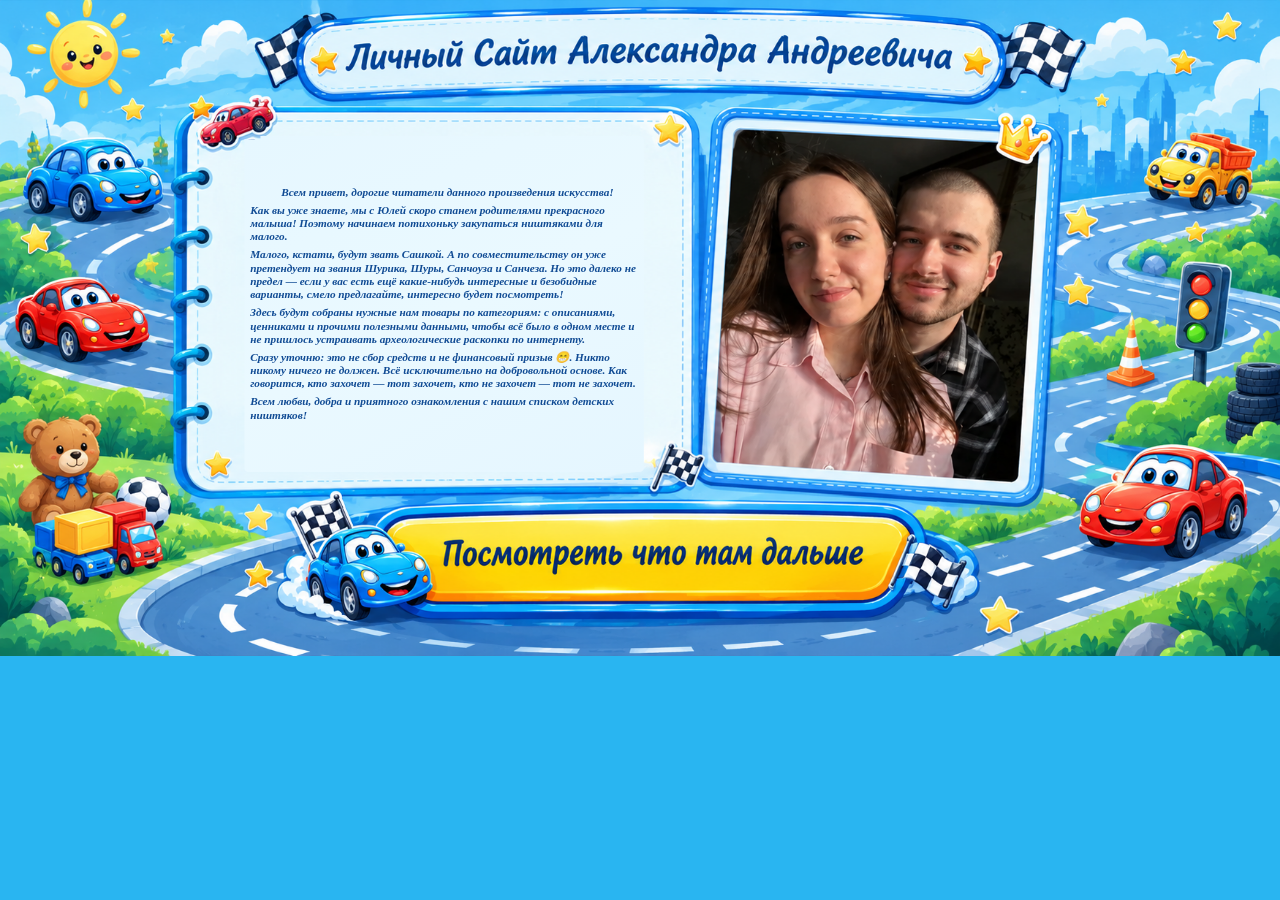
<file: index.html>
<!doctype html>
<html lang="ru">
<head>
  <meta charset="utf-8">
  <meta name="viewport" content="width=device-width, initial-scale=1">
  <meta name="theme-color" content="#27b6f2">
  <title>Личный сайт Александра Андреевича</title>
  <link rel="stylesheet" href="styles.css?v=products-admin-1">
</head>
<body class="mockup-page">
  <main class="design desktop-design">
    <img class="design-image" src="assets/racing-home-new.png" alt="Личный сайт Александра Андреевича: полный гоночный макет с приветствием, фотографией и кнопкой">
    <section class="desktop-copy" aria-label="Приветствие Андрея и Юлии">
      <p class="desktop-hello">Всем привет, дорогие читатели данного произведения искусства!</p>
      <p>Как вы уже знаете, мы с Юлей скоро станем родителями прекрасного малыша! Поэтому начинаем потихоньку закупаться ништяками для малого.</p>
      <p>Малого, кстати, будут звать Сашкой. А по совместительству он уже претендует на звания Шурика, Шуры, Санчоуза и Санчеза. Но это далеко не предел — если у вас есть ещё какие-нибудь интересные и безобидные варианты, смело предлагайте, интересно будет посмотреть!</p>
      <p>Здесь будут собраны нужные нам товары по категориям: с описаниями, ценниками и прочими полезными данными, чтобы всё было в одном месте и не пришлось устраивать археологические раскопки по интернету.</p>
      <p>Сразу уточню: это не сбор средств и не финансовый призыв 😁. Никто никому ничего не должен. Всё исключительно на добровольной основе. Как говорится, кто захочет — тот захочет, кто не захочет — тот не захочет.</p>
      <p>Всем любви, добра и приятного ознакомления с нашим списком детских ништяков!</p>
    </section>
    <a class="desktop-cta" href="wishes.html?v=cloud-catalog-9494789" aria-label="Посмотреть, что там дальше">
      <img src="assets/desktop-button.png" alt="Посмотреть, что там дальше">
    </a>
  </main>
  <main class="mobile-home">
    <header class="mobile-title">
      <span class="mobile-flag" aria-hidden="true">🏁</span>
      <h1>Личный сайт Александра Андреевича</h1>
      <span class="mobile-flag" aria-hidden="true">🏁</span>
    </header>

    <section class="mobile-copy" aria-label="Приветствие Андрея и Юлии">
      <p class="mobile-hello">Всем привет, дорогие читатели данного произведения искусства!</p>
      <p>Как вы уже знаете, мы с Юлей скоро станем родителями прекрасного малыша! Поэтому начинаем потихоньку закупаться ништяками для малого.</p>
      <p>Малого, кстати, будут звать Сашкой. А по совместительству он уже претендует на звания Шурика, Шуры, Санчоуза и Санчеза. Но это далеко не предел — если у вас есть ещё какие-нибудь интересные и безобидные варианты, смело предлагайте, интересно будет посмотреть!</p>
      <p>Здесь будут собраны нужные нам товары по категориям: с описаниями, ценниками и прочими полезными данными, чтобы всё было в одном месте и не пришлось устраивать археологические раскопки по интернету.</p>
      <p>Сразу уточню: это не сбор средств и не финансовый призыв 😁. Никто никому ничего не должен. Всё исключительно на добровольной основе. Как говорится, кто захочет — тот захочет, кто не захочет — тот не захочет.</p>
      <p class="mobile-signoff">Всем любви, добра и приятного ознакомления с нашим списком детских ништяков!</p>
    </section>

    <figure class="mobile-photo">
      <img src="assets/andrey-yulia.jpg" alt="Андрей и Юлия">
      <figcaption>Андрей + Юля = скоро втроём 💙</figcaption>
    </figure>

    <a class="mobile-continue" href="wishes.html?v=cloud-catalog-9494789">
      <span class="mobile-button-car" aria-hidden="true">🏎️</span>
      <span>Посмотреть, что там дальше</span>
      <span class="mobile-button-flag" aria-hidden="true">🏁</span>
    </a>
  </main>
</body>
</html>
</file>
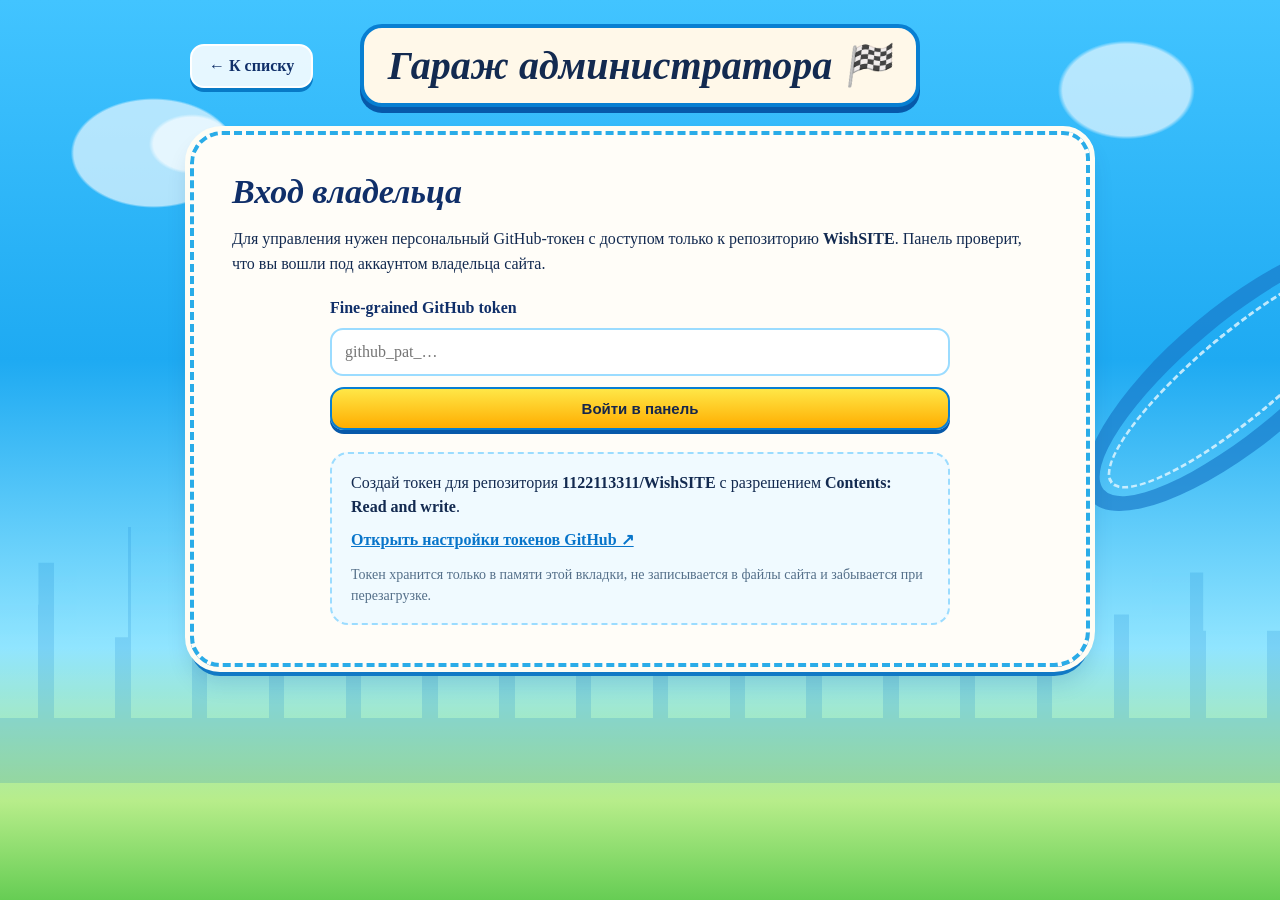
<file: admin.html>
<!doctype html>
<html lang="ru">
<head>
  <meta charset="utf-8">
  <meta name="viewport" content="width=device-width, initial-scale=1">
  <meta name="theme-color" content="#12a8f5">
  <title>Управление списком — сайт для Саши</title>
  <link rel="stylesheet" href="styles.css?v=reservation-1">
</head>
<body class="race-page admin-page">
  <div class="skyline" aria-hidden="true"></div>
  <div class="track track-top" aria-hidden="true"></div>
  <div class="page-wrap admin-wrap">
    <header class="admin-header">
      <a class="back-link" href="wishes.html?v=admin-panel-1">← К списку</a>
      <h1 class="subpage-title">Гараж администратора 🏁</h1>
    </header>

    <section class="admin-auth-card" aria-labelledby="auth-title">
      <h2 id="auth-title">Вход владельца</h2>
      <p>Для управления нужен персональный GitHub-токен с доступом только к репозиторию <strong>WishSITE</strong>. Панель проверит, что вы вошли под аккаунтом владельца сайта.</p>
      <form id="login-form" class="admin-login-form">
        <label for="github-token">Fine-grained GitHub token</label>
        <input id="github-token" name="token" type="password" autocomplete="off" spellcheck="false" required placeholder="github_pat_…">
        <button class="admin-primary-button" type="submit">Войти в панель</button>
      </form>
      <div class="token-help">
        <p>Создай токен для репозитория <strong>1122113311/WishSITE</strong> с разрешением <strong>Contents: Read and write</strong>.</p>
        <a href="https://github.com/settings/personal-access-tokens/new" target="_blank" rel="noopener noreferrer">Открыть настройки токенов GitHub ↗</a>
        <p class="privacy-note">Токен хранится только в памяти этой вкладки, не записывается в файлы сайта и забывается при перезагрузке.</p>
      </div>
    </section>

    <p id="admin-status" class="admin-status" role="status" aria-live="polite"></p>

    <section id="admin-workspace" class="admin-workspace" hidden>
      <div class="admin-toolbar">
        <div>
          <h2>Товары для Саши</h2>
          <p id="signed-in-as" class="signed-in-as"></p>
        </div>
        <button id="logout-button" class="admin-secondary-button" type="button">Выйти</button>
      </div>

      <form id="product-form" class="product-editor">
        <h3 id="form-title">Добавить товар</h3>
        <input id="product-id" name="id" type="hidden">
        <label for="product-category">Категория</label>
        <select id="product-category" name="category" required>
          <option value="sleep">Сон и уют</option>
          <option value="clothes">Одежда</option>
          <option value="bathing">Купание и уход</option>
          <option value="walks">Прогулки</option>
          <option value="play">Игры и развитие</option>
          <option value="other">Разное</option>
        </select>
        <label for="product-name">Название товара</label>
        <input id="product-name" name="name" required maxlength="140" placeholder="Например, кроватка">
        <div class="admin-form-row">
          <div><label for="product-price">Цена</label><input id="product-price" name="price" maxlength="80" placeholder="Например, 12 990 ₽"></div>
          <div><label for="product-url">Ссылка на товар</label><input id="product-url" name="url" type="url" placeholder="https://…"></div>
        </div>
        <label for="product-image">Ссылка на фотографию <span>(необязательно)</span></label>
        <input id="product-image" name="image" type="url" placeholder="https://…">
        <label for="product-description">Комментарий</label>
        <textarea id="product-description" name="description" rows="3" maxlength="600" placeholder="Размер, цвет или заметка для себя"></textarea>
        <div class="admin-form-actions">
          <button id="save-product-button" class="admin-primary-button" type="submit">Добавить товар</button>
          <button id="cancel-edit-button" class="admin-secondary-button" type="button" hidden>Отменить правку</button>
        </div>
      </form>

      <div class="admin-products-heading">
        <h3>Список товаров</h3>
        <button id="publish-button" class="admin-primary-button" type="button">Сохранить на сайте</button>
      </div>
      <div id="admin-product-list" class="admin-product-list"></div>

      <section class="reservation-admin" aria-labelledby="reservation-admin-title">
        <h3 id="reservation-admin-title">Брони товаров</h3>
        <p>Войдите в аккаунт Supabase владельца, чтобы просматривать и снимать брони.</p>
        <form id="reservation-login-form" class="admin-login-form reservation-login-form">
          <label for="reservation-email">Электронная почта Supabase</label>
          <input id="reservation-email" name="email" type="email" autocomplete="username" required>
          <label for="reservation-password">Пароль Supabase</label>
          <input id="reservation-password" name="password" type="password" autocomplete="current-password" required>
          <button class="admin-primary-button" type="submit">Войти к броням</button>
        </form>
        <p id="reservation-admin-status" class="admin-status" role="status" aria-live="polite"></p>
        <div id="reservation-admin-list" class="admin-product-list" hidden></div>
      </section>
    </section>
  </div>
  <script src="supabase-config.js?v=reservation-1" defer></script>
  <script src="reservation-client.js?v=reservation-2" defer></script>
  <script src="admin.js?v=reservation-2" defer></script>
</body>
</html>
</file>
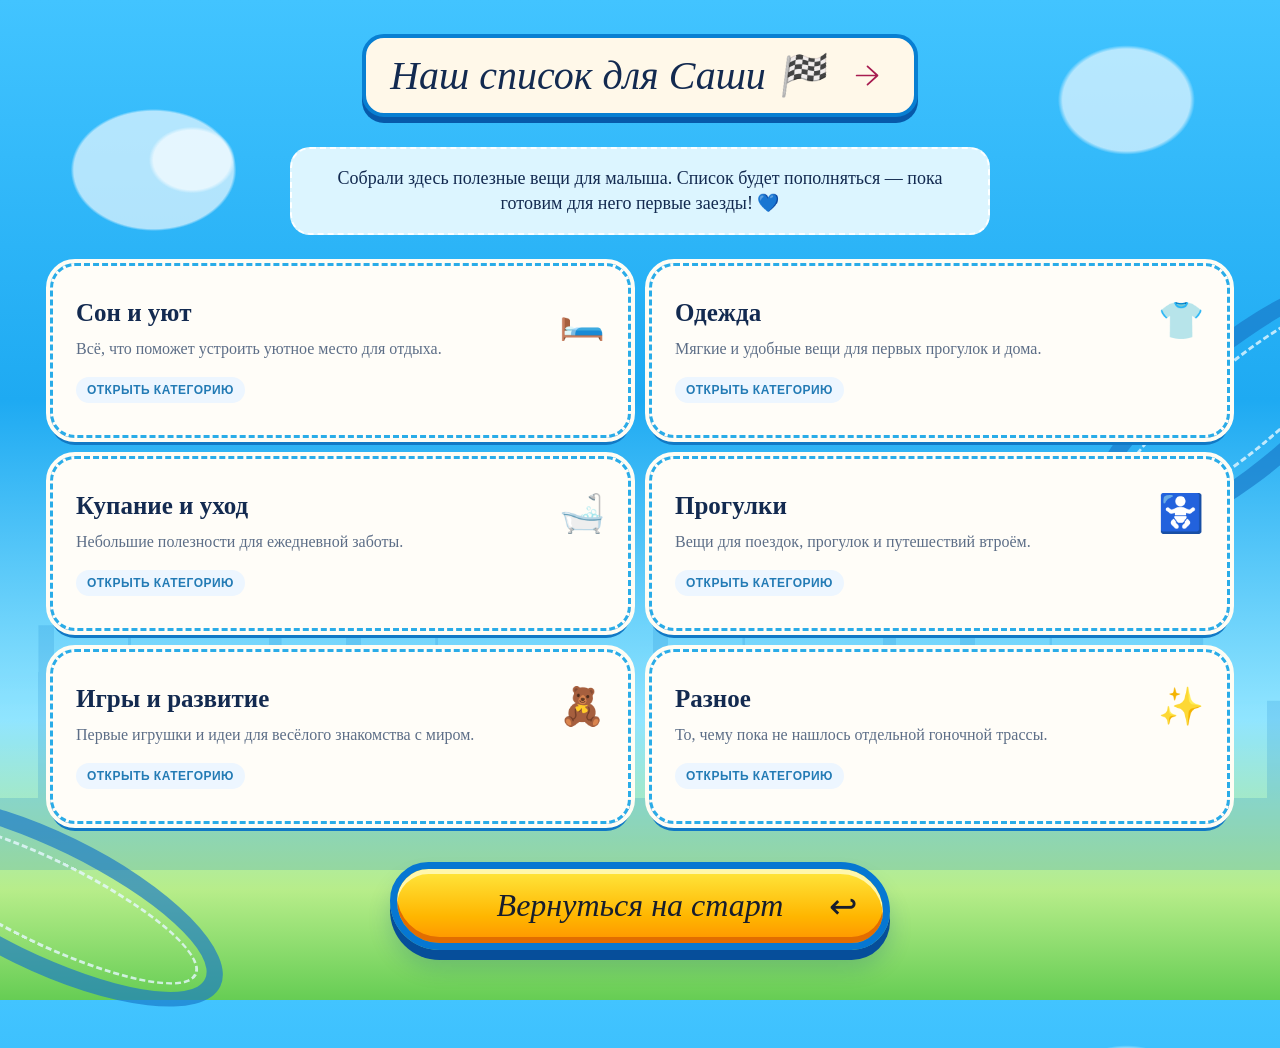
<file: category.html>
<!doctype html>
<html lang="ru">
<head>
  <meta charset="utf-8">
  <meta name="viewport" content="width=device-width, initial-scale=1">
  <meta name="theme-color" content="#12a8f5">
  <title>Категория списка для Саши</title>
  <link rel="stylesheet" href="styles.css?v=reservation-1">
</head>
<body class="race-page category-page">
  <div class="skyline" aria-hidden="true"></div>
  <div class="track track-top" aria-hidden="true"></div>
  <div class="page-wrap category-page-wrap">
    <a class="back-link category-back" href="wishes.html?v=cloud-catalog-9494789">← Назад к списку</a>
    <main class="mobile-category-card">
      <div class="mobile-category-heading">
        <span class="mobile-category-icon" aria-hidden="true"></span>
        <h1 class="subpage-title"></h1>
      </div>
      <p class="mobile-category-description"></p>
      <div class="product-list"></div>
    </main>
  </div>
  <script src="supabase-config.js?v=reservation-1" defer></script>
  <script src="reservation-client.js?v=reservation-2" defer></script>
  <script src="categories.js?v=reservation-2" defer></script>
</body>
</html>
</file>
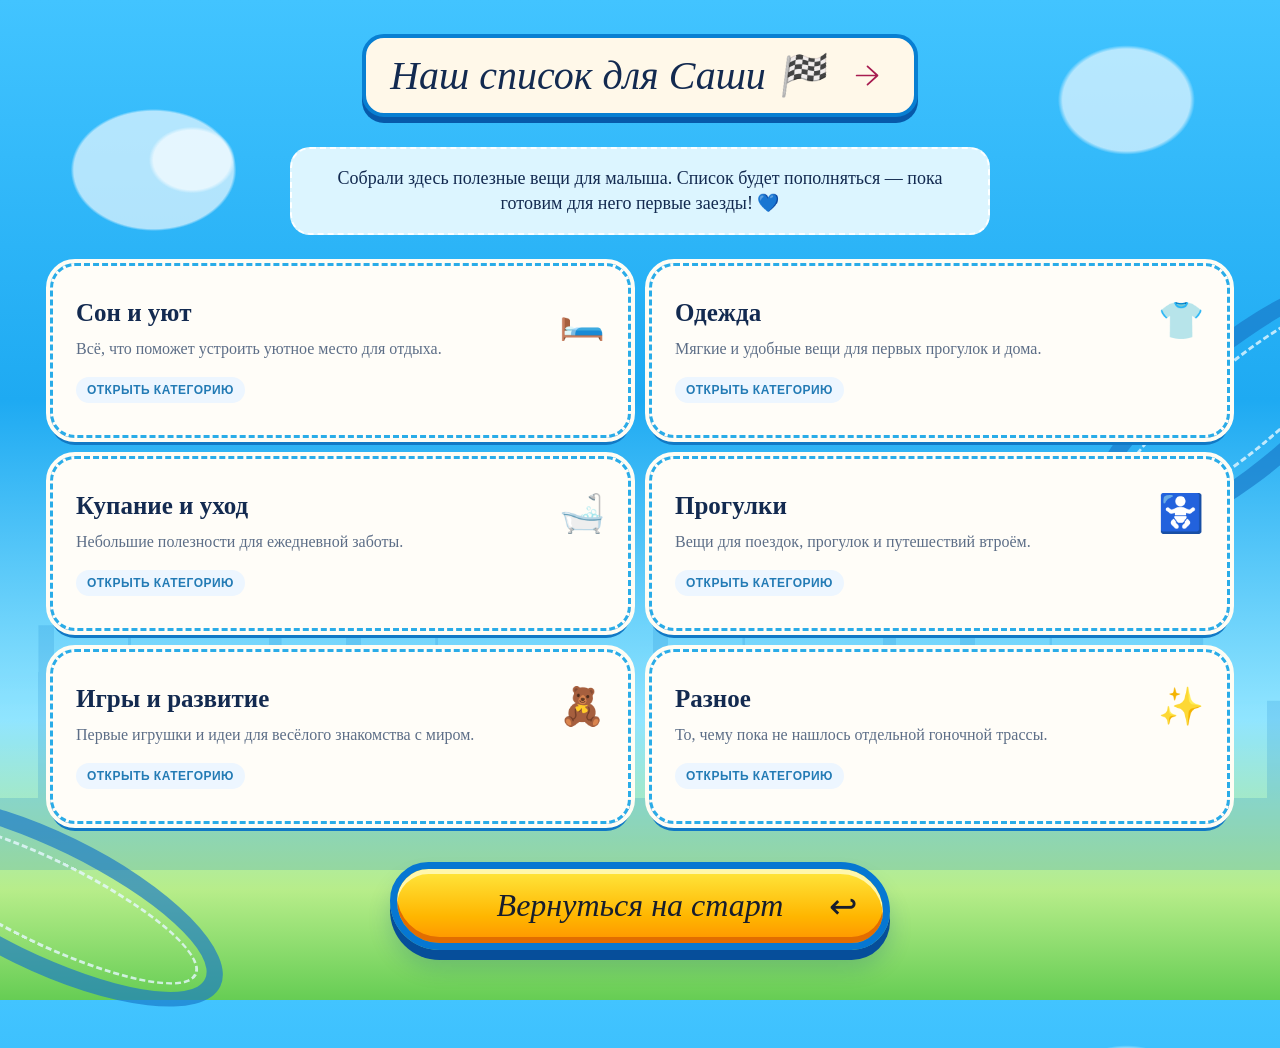
<file: wishes.html>
<!doctype html>
<html lang="ru">
<head>
  <meta charset="utf-8">
  <meta name="viewport" content="width=device-width, initial-scale=1">
  <meta name="theme-color" content="#12a8f5">
  <title>Наш список для Саши</title>
  <link rel="stylesheet" href="styles.css?v=reservation-1">
  <link rel="stylesheet" href="list-switch.css?v=illustrations-3">
</head>
<body class="race-page">
  <div class="skyline" aria-hidden="true"></div>
  <div class="track track-top" aria-hidden="true"></div>
  <div class="track track-bottom" aria-hidden="true"></div>
  <div class="page-wrap subpage-wrap">
    <header class="subpage-head">
      <div class="subpage-title list-heading list-heading-next">
        <h1>Наш список для Саши 🏁</h1>
        <a class="list-arrow" href="yulia.html" aria-label="Открыть Юлечкин список">
          <svg viewBox="0 0 32 32" aria-hidden="true"><path d="M4 16h23M16 6l11 10-11 10"/></svg>
        </a>
      </div>
    </header>
    <p class="page-note">Собрали здесь полезные вещи для малыша. Список будет пополняться — пока готовим для него первые заезды! 💙</p>
    <main class="category-grid" aria-label="Категории списка">
      <button class="category-card" type="button" data-category="sleep"><span class="category-icon" aria-hidden="true">🛏️</span><span class="category-card-title">Сон и уют</span><span class="category-card-description">Всё, что поможет устроить уютное место для отдыха.</span><span class="soon">Открыть категорию</span></button>
      <button class="category-card" type="button" data-category="clothes"><span class="category-icon" aria-hidden="true">👕</span><span class="category-card-title">Одежда</span><span class="category-card-description">Мягкие и удобные вещи для первых прогулок и дома.</span><span class="soon">Открыть категорию</span></button>
      <button class="category-card" type="button" data-category="bathing"><span class="category-icon" aria-hidden="true">🛁</span><span class="category-card-title">Купание и уход</span><span class="category-card-description">Небольшие полезности для ежедневной заботы.</span><span class="soon">Открыть категорию</span></button>
      <button class="category-card" type="button" data-category="walks"><span class="category-icon" aria-hidden="true">🚼</span><span class="category-card-title">Прогулки</span><span class="category-card-description">Вещи для поездок, прогулок и путешествий втроём.</span><span class="soon">Открыть категорию</span></button>
      <button class="category-card" type="button" data-category="play"><span class="category-icon" aria-hidden="true">🧸</span><span class="category-card-title">Игры и развитие</span><span class="category-card-description">Первые игрушки и идеи для весёлого знакомства с миром.</span><span class="soon">Открыть категорию</span></button>
      <button class="category-card" type="button" data-category="other"><span class="category-icon" aria-hidden="true">✨</span><span class="category-card-title">Разное</span><span class="category-card-description">То, чему пока не нашлось отдельной гоночной трассы.</span><span class="soon">Открыть категорию</span></button>
    </main>
    <footer class="subpage-foot"><a class="start-button" href="index.html?v=cloud-catalog-9494789"><span>Вернуться на старт</span><span class="button-arrow" aria-hidden="true">↩</span></a></footer>
  </div>
  <dialog class="product-dialog" aria-labelledby="dialog-title">
    <section class="cloud-panel">
      <svg class="cloud-shape" viewBox="0 0 800 500" preserveAspectRatio="none" aria-hidden="true" focusable="false">
        <defs>
          <linearGradient id="cloudFill" x1="0" y1="0" x2="0" y2="1">
            <stop offset="0" stop-color="#fffefa" />
            <stop offset="1" stop-color="#e7f7ff" />
          </linearGradient>
          <filter id="cloudShadow" x="-15%" y="-15%" width="130%" height="145%">
            <feGaussianBlur in="SourceAlpha" stdDeviation="5" />
            <feOffset dy="11" />
            <feComponentTransfer><feFuncA type="linear" slope="0.35" /></feComponentTransfer>
            <feMerge><feMergeNode /><feMergeNode in="SourceGraphic" /></feMerge>
          </filter>
        </defs>
        <path class="cloud-shadow" d="M166 452C91 452 38 407 38 343c0-45 25-82 68-103-24-51 10-117 70-123 23-59 91-81 145-43 39-67 133-66 171-1 57-42 133-18 148 41 70 5 105 81 66 137 47 43 54 121 2 164-16 24-43 37-81 37H166Z" />
        <path class="cloud-outline" d="M166 452C91 452 38 407 38 343c0-45 25-82 68-103-24-51 10-117 70-123 23-59 91-81 145-43 39-67 133-66 171-1 57-42 133-18 148 41 70 5 105 81 66 137 47 43 54 121 2 164-16 24-43 37-81 37H166Z" />
        <path class="cloud-inner-line" d="M166 440C98 440 51 400 51 343c0-39 22-73 64-93-23-44 7-105 63-111 25-52 82-71 130-36 42-60 120-59 160-2 52-38 118-16 134 40 63 4 93 71 59 122 42 38 46 102-1 142-16 23-40 35-75 35H166Z" />
      </svg>
      <button class="dialog-close" type="button" aria-label="Закрыть окно">×</button>
      <div class="cloud-content">
        <span class="dialog-icon" aria-hidden="true"></span>
        <h2 id="dialog-title"></h2>
        <p class="dialog-description"></p>
        <div class="product-list"></div>
      </div>
    </section>
  </dialog>
  <script src="supabase-config.js?v=reservation-1" defer></script>
  <script src="reservation-client.js?v=reservation-2" defer></script>
  <script src="categories.js?v=reservation-2" defer></script>
</body>
</html>
</file>
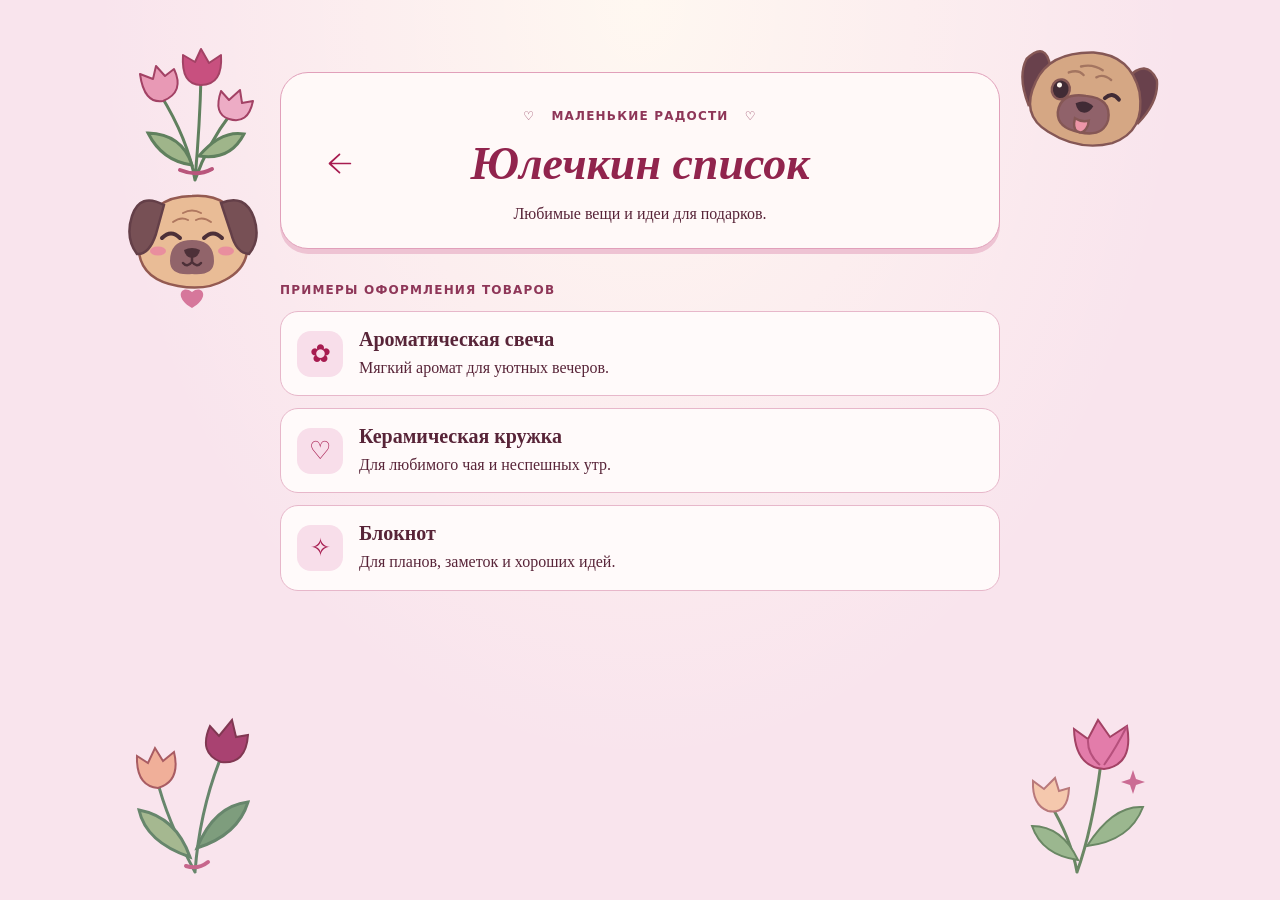
<file: yulia.html>
<!doctype html>
<html lang="ru">
<head>
  <meta charset="utf-8">
  <meta name="viewport" content="width=device-width, initial-scale=1">
  <meta name="theme-color" content="#f9e4ed">
  <title>Юлечкин список</title>
  <link rel="stylesheet" href="list-switch.css?v=illustrations-3">
</head>
<body class="yulia-page">
  <main class="yulia-wrap">
    <div class="yulia-side yulia-side-left" aria-hidden="true">
      <svg xmlns="http://www.w3.org/2000/svg" viewBox="0 0 150 292" fill="none">
  <g stroke="#60805e" stroke-width="3" stroke-linecap="round">
    <path d="M77 156Q70 115 42 70M77 156Q82 98 83 52M77 156Q89 121 114 88"/>
    <path d="M74 141Q44 137 30 109Q64 110 74 141ZM81 132Q103 106 126 110Q112 137 81 132Z" fill="#9fb58a"/>
  </g>
  <g stroke="#a34265" stroke-width="2" stroke-linejoin="round">
    <path d="M45 77Q26 80 22 50L35 55L38 42L47 52L56 45Q67 68 45 77Z" fill="#e899b5"/>
    <path d="M83 61Q63 61 65 31L77 38L83 25L91 39L103 31Q105 61 83 61Z" fill="#c8507f"/>
    <path d="M111 95Q95 90 103 67L111 76L122 66L124 79L135 77Q130 101 111 95Z" fill="#edacc5"/>
  </g>
  <path d="M62 146q17 7 32-1" stroke="#b9567c" stroke-width="4" stroke-linecap="round"/>
  <g transform="translate(8 165)">
    <path d="M66 7Q104 4 118 39Q130 75 99 91Q80 102 52 97Q17 91 13 64Q8 38 31 18Q45 7 66 7Z" fill="#e9bc96" stroke="#945a51" stroke-width="2.5"/>
    <path d="M38 16Q14 3 6 27Q-1 49 11 65Q23 66 30 45ZM95 14Q119 4 128 29Q135 50 123 65Q110 64 105 44Z" fill="#775055" stroke="#643f48" stroke-width="2.5"/>
    <path d="M47 33q8-6 15-2m8 0q7-4 15 2m-28-9q9-5 18 0" stroke="#af775f" stroke-width="2" stroke-linecap="round"/>
    <path d="M36 49Q45 40 54 49M78 49Q87 40 96 49" stroke="#4d3038" stroke-width="4" stroke-linecap="round"/>
    <ellipse cx="32" cy="62" rx="8" ry="4.5" fill="#e98e9e"/>
    <ellipse cx="100" cy="62" rx="8" ry="4.5" fill="#e98e9e"/>
    <path d="M66 51Q88 51 88 72Q88 87 66 85Q44 87 44 72Q44 51 66 51Z" fill="#91646a"/>
    <path d="M58 61Q66 57 74 61Q73 68 66 69Q59 68 58 61Z" fill="#4d3038"/>
    <path d="M66 69v4m-9 1q4 5 9-1q5 6 9 1" stroke="#4d3038" stroke-width="2.5" stroke-linecap="round"/>
  </g>
  <path d="M74 284c-20-12-9-24 0-16 9-8 20 4 0 16Z" fill="#d6779b"/>
</svg>
      <svg xmlns="http://www.w3.org/2000/svg" viewBox="0 0 150 185">
  <g fill="none" stroke="#67866c" stroke-width="3" stroke-linecap="round">
    <path d="M77 169Q48 115 39 76M77 169Q82 103 106 47"/>
    <path d="M72 154Q28 139 21 107Q58 114 72 154Z" fill="#a5b890"/>
    <path d="M79 145Q96 103 130 99Q120 132 79 145Z" fill="#7e9d7d"/>
  </g>
  <path d="M40 85Q18 83 19 53L30 60L37 45L45 58L56 49Q63 78 40 85Z" fill="#f0af99" stroke="#a95c63" stroke-width="2"/>
  <path d="M103 59Q80 50 92 23L101 33L114 17L118 34L130 32Q128 62 103 59Z" fill="#a94271" stroke="#813752" stroke-width="2"/>
  <path d="M68 163q12 4 22-4" fill="none" stroke="#c7668c" stroke-width="4" stroke-linecap="round"/>
</svg>
    </div>
    <div class="yulia-side yulia-side-right" aria-hidden="true">
      <svg xmlns="http://www.w3.org/2000/svg" viewBox="0 0 150 145">
  <g transform="rotate(10 75 72)" stroke="#855755" stroke-width="2.4">
    <path d="M34 50Q25 24 9 46Q3 65 19 91L38 76ZM111 48Q127 24 141 44Q147 65 130 90L110 73Z" fill="#69414c"/>
    <path d="M74 28Q111 24 126 59Q139 97 108 114Q77 128 43 114Q12 102 22 67Q30 35 74 28Z" fill="#d5a784"/>
    <path d="M53 52q9-5 15 0m13 0q6-5 15 0m-32-8q11-5 22 0" fill="none" stroke="#a47560" stroke-linecap="round"/>
    <ellipse cx="48" cy="70" rx="9" ry="10" fill="#412b35"/>
    <path d="M93 71q6-8 14-1" fill="none" stroke="#412b35" stroke-width="4" stroke-linecap="round"/>
    <circle cx="46" cy="66" r="2.5" fill="#fff7ee" stroke="none"/>
    <path d="M74 72q26-2 26 20q-2 18-26 17q-23 0-25-16q-1-20 25-21Z" fill="#90626a"/>
    <path d="M65 81q9-6 18 0q-3 8-9 8q-6 0-9-8Z" fill="#412b35" stroke="none"/>
    <path d="M67 96q7 3 14 0v5q-2 8-7 8q-6 0-7-8Z" fill="#ed96a8"/>
  </g>
</svg>
      <svg xmlns="http://www.w3.org/2000/svg" viewBox="0 0 150 192">
  <path d="M65 176Q81 132 90 59M65 176Q59 142 37 106" fill="none" stroke="#6a8764" stroke-width="3" stroke-linecap="round"/>
  <path d="M75 150Q101 109 131 111Q118 145 75 150ZM66 164Q30 159 20 130Q50 130 66 164Z" fill="#9bb78f" stroke="#6a8764" stroke-width="2"/>
  <path d="M92 73Q63 71 62 33L76 43L86 24L98 41L115 30Q122 69 92 73Z" fill="#e37caa" stroke="#a34265" stroke-width="2"/>
  <path d="M88 69Q75 58 76 43M92 69Q104 52 115 30" fill="none" stroke="#b6507c" stroke-width="2"/>
  <path d="M36 115Q20 109 21 85L32 93L43 82L47 95L57 92Q56 119 36 115Z" fill="#f5c8ad" stroke="#b9797b" stroke-width="2"/>
  <path d="M118 83l3-9 3 9 9 3-9 3-3 9-3-9-9-3Z" fill="#cb6c94"/>
</svg>
    </div>
    <header class="yulia-header">
      <p class="yulia-kicker">♡ &nbsp; Маленькие радости &nbsp; ♡</p>
      <div class="list-heading list-heading-prev">
        <a class="list-arrow" href="wishes.html" aria-label="Вернуться к списку для Саши">
          <svg viewBox="0 0 32 32" aria-hidden="true"><path d="M28 16H5M16 6 5 16l11 10"/></svg>
        </a>
        <h1>Юлечкин список</h1>
      </div>
      <p class="yulia-intro">Любимые вещи и идеи для подарков.</p>
    </header>
    <section class="yulia-products" aria-label="Список товаров">
      <p class="yulia-preview-note">Примеры оформления товаров</p>
      <ul>
        <li>
          <span class="yulia-item-icon" aria-hidden="true">✿</span>
          <div><h2>Ароматическая свеча</h2><p>Мягкий аромат для уютных вечеров.</p></div>
        </li>
        <li>
          <span class="yulia-item-icon" aria-hidden="true">♡</span>
          <div><h2>Керамическая кружка</h2><p>Для любимого чая и неспешных утр.</p></div>
        </li>
        <li>
          <span class="yulia-item-icon" aria-hidden="true">✧</span>
          <div><h2>Блокнот</h2><p>Для планов, заметок и хороших идей.</p></div>
        </li>
      </ul>
    </section>
  </main>
</body>
</html>
</file>
<file: styles.css>
:root {
  color-scheme: light;
  --sky: #17aaf3;
  --sky-deep: #0875ca;
  --navy: #102f69;
  --cream: #fff8e9;
  --paper: #fffdf7;
  --ink: #132a50;
  --yellow: #ffd32e;
  --orange: #ff9d00;
}
* { box-sizing: border-box; }
html { min-height: 100%; scroll-behavior: smooth; }
body { min-height: 100vh; margin: 0; color: var(--ink); font-family: Georgia, "Times New Roman", serif; }
.race-page {
  position: relative; overflow: hidden;
  background:
    radial-gradient(ellipse at 15% 16%, #ffffffa8 0 2.5%, transparent 2.8%),
    radial-gradient(ellipse at 12% 17%, #ffffffa0 0 5%, transparent 5.2%),
    radial-gradient(ellipse at 88% 10%, #ffffffa0 0 4%, transparent 4.3%),
    linear-gradient(180deg, #42c4ff 0%, #1eaaf2 40%, #91e5ff 72%, #b7ed8a 89%, #66cd54 100%);
}
.page-wrap { position: relative; z-index: 1; width: min(1180px, calc(100% - 40px)); margin: 0 auto; padding: 18px 0 28px; }
.skyline { position: absolute; inset: auto 0 13% 0; height: 36%; opacity: .17; pointer-events: none; background: linear-gradient(0deg, #0875ca 0 20%, transparent 20%), repeating-linear-gradient(90deg, transparent 0 3%, #0875ca 3% 4.2%, transparent 4.2% 6%); clip-path: polygon(0 45%, 3% 45%, 3% 32%, 6% 32%, 6% 55%, 10% 55%, 10% 21%, 14% 21%, 14% 50%, 18% 50%, 18% 10%, 22% 10%, 22% 50%, 26% 50%, 26% 35%, 30% 35%, 30% 55%, 34% 55%, 34% 20%, 38% 20%, 38% 51%, 42% 51%, 42% 39%, 46% 39%, 46% 55%, 50% 55%, 50% 24%, 54% 24%, 54% 52%, 58% 52%, 58% 35%, 62% 35%, 62% 55%, 66% 55%, 66% 17%, 70% 17%, 70% 54%, 74% 54%, 74% 33%, 78% 33%, 78% 53%, 82% 53%, 82% 20%, 86% 20%, 86% 48%, 90% 48%, 90% 35%, 94% 35%, 94% 53%, 100% 53%, 100% 100%, 0 100%); }
.cloud { position: absolute; width: 130px; height: 32px; border-radius: 40px; background: #fff9; filter: drop-shadow(0 5px 0 #c2efff70); }
.cloud::before, .cloud::after { content: ""; position: absolute; bottom: 6px; border-radius: 50%; background: inherit; }
.cloud::before { width: 52px; height: 52px; left: 20px; }.cloud::after { width: 39px; height: 39px; left: 62px; }
.cloud-one { top: 95px; left: -45px; }.cloud-two { top: 160px; right: -50px; transform: scale(.8); }
.track { position: absolute; right: -155px; width: 390px; height: 138px; border: 17px solid #1879c9a8; border-radius: 50%; transform: rotate(-40deg); pointer-events: none; }
.track::after { content: ""; position: absolute; inset: 9px; border: 3px dashed #e7f8ffcc; border-radius: 50%; }
.track-top { top: 34%; }.track-bottom { bottom: 3%; right: auto; left: -150px; transform: rotate(26deg); }
.title-plaque { position: relative; width: min(880px, 92%); margin: 0 auto 24px; padding: 17px 38px 19px; text-align: center; border: 5px solid #087fd2; border-radius: 29px 42px 30px 42px; background: linear-gradient(#fffef9, #fff3d8); box-shadow: 0 8px 0 #0759aa, inset 0 0 0 3px #fff; transform: rotate(-.3deg); }
.title-plaque h1 { margin: 0; font-size: clamp(27px, 4vw, 47px); line-height: 1.1; font-style: italic; font-weight: 700; }
.flag { position: absolute; top: 50%; font-size: clamp(32px, 5vw, 56px); transform: translateY(-50%); filter: drop-shadow(0 3px 0 #0a579c); }.flag-left { left: -46px; }.flag-right { right: -46px; }
.intro-layout { display: grid; grid-template-columns: 1.15fr .85fr; align-items: center; gap: clamp(20px, 4vw, 52px); }
.paper-card { position: relative; padding: clamp(22px, 3.3vw, 40px) clamp(22px, 4vw, 48px); border: 3px dashed #25aef0; border-radius: 42px 35px 48px 40px; outline: 5px solid #fffdf3; background: var(--paper); box-shadow: 0 9px 0 #1179c5, 0 15px 20px #06416a2c; transform: rotate(-.35deg); }
.paper-card::before { content: ""; position: absolute; inset: 8px; border: 1px solid #e9dfca; border-radius: 31px; pointer-events: none; }
.paper-card p { position: relative; z-index: 1; margin: 0 0 17px; font-size: clamp(16px, 1.55vw, 20px); line-height: 1.3; font-style: italic; }
.paper-card .hello { margin-bottom: 22px; font-size: clamp(17px, 1.65vw, 21px); font-weight: 700; }.paper-card .signoff { margin: 0; }
.sticker { position: absolute; z-index: 2; filter: drop-shadow(0 3px 1px #132a5050); }.sticker-car { left: -24px; top: -16px; font-size: 48px; transform: rotate(-9deg); }.sticker-star { color: #ffca05; font-family: Arial,sans-serif; font-size: 42px; -webkit-text-stroke: 2px white; }.star-one { top: 92px; left: -19px; }.star-two { right: 15px; bottom: -23px; }.sticker-flag { right: -27px; bottom: -23px; font-size: 47px; transform: rotate(12deg); }
.portrait-card { position: relative; margin: 0; padding: 13px; border: 5px solid white; border-radius: 18px 28px 18px 28px; background: white; box-shadow: 0 10px 0 #087ac6, 0 18px 28px #06416a45; transform: rotate(2.2deg); }
.portrait { display: block; width: 100%; aspect-ratio: 4 / 5; object-fit: cover; object-position: center 45%; border-radius: 9px; }
.portrait-card figcaption { padding: 10px 5px 2px; text-align: center; color: #405778; font-size: 15px; font-style: italic; }
.portrait-star { position: absolute; top: 3px; left: -29px; color: #ffd018; font: 54px Arial,sans-serif; -webkit-text-stroke: 2px white; }
.roadside-car { position: absolute; z-index: 2; font-size: clamp(42px, 6vw, 72px); filter: drop-shadow(0 5px 2px #14346150); }.car-blue { left: -7px; bottom: 10px; transform: rotate(-5deg); }.car-red { right: -9px; bottom: 14px; transform: scaleX(-1) rotate(-2deg); }
.start-button { position: relative; display: flex; align-items: center; justify-content: center; gap: 16px; width: min(820px, 86%); min-height: 116px; margin: 43px auto 20px; padding: 20px 65px; border: 7px solid #0677d2; border-radius: 45px 58px 45px 58px; background: linear-gradient(180deg, #ffe83f, #ffb600 64%, #ff9200); box-shadow: 0 10px 0 #064e9a, inset 0 5px 0 #fff7ad, inset 0 -6px 0 #e26d00, 0 17px 22px #074c8a38; color: #171d2d; text-align: center; text-decoration: none; font-size: clamp(27px, 4vw, 50px); font-style: italic; line-height: 1.05; transition: transform 100ms ease, box-shadow 100ms ease, filter 100ms ease; }
.start-button:hover { filter: brightness(1.05); }.start-button:active { transform: translateY(8px) scale(.99); box-shadow: 0 2px 0 #064e9a, inset 0 5px 0 #fff7ad, inset 0 -2px 0 #e26d00; }.start-button:focus-visible { outline: 4px solid white; outline-offset: 5px; }
.button-checkers { position: absolute; left: -35px; bottom: -14px; font-size: clamp(48px, 7vw, 77px); transform: rotate(-18deg); filter: drop-shadow(0 4px 2px #064b86); }.button-arrow { position: absolute; right: 26px; font: 34px Arial,sans-serif; }
.home-footer { text-align: center; color: #e9f8ff; font-size: 14px; text-shadow: 0 1px 3px #07579a; }
/* Second page */
.subpage-wrap { padding-bottom: 50px; }.subpage-head { display: flex; align-items: center; justify-content: center; gap: 20px; margin: 16px 0 30px; }.back-link { display: inline-flex; align-items: center; gap: 8px; padding: 11px 17px; border: 2px solid #fff; border-radius: 14px; background: #ffffffdf; color: var(--navy); text-decoration: none; font-weight: 700; box-shadow: 0 4px 0 #087ac6; }.subpage-title { margin: 0; padding: 14px 24px; border: 4px solid #087fd2; border-radius: 22px; background: var(--cream); box-shadow: 0 6px 0 #0759aa; font-size: clamp(23px, 3.8vw, 40px); font-style: italic; text-align: center; }
.page-note { max-width: 700px; margin: 0 auto 28px; padding: 17px 22px; border: 2px dashed #fff; border-radius: 20px; background: #eafaffed; text-align: center; font-size: 18px; line-height: 1.4; }
.category-grid { display: grid; grid-template-columns: repeat(2, minmax(0,1fr)); gap: 18px; }.category-card { min-height: 175px; padding: 23px; border: 3px dashed #2aace8; border-radius: 25px; outline: 4px solid #fffdf4; background: #fffdf8; box-shadow: 0 7px 0 #1179c5; }.category-card h2 { margin: 0 0 10px; font-size: 25px; }.category-card p { margin: 0; color: #5d6e87; line-height: 1.45; }.category-icon { float: right; font: 37px Arial,sans-serif; }.soon { display: inline-block; margin-top: 17px; padding: 6px 11px; border-radius: 20px; background: #edf6ff; color: #237bb5; font: 700 12px Arial,sans-serif; letter-spacing: .04em; text-transform: uppercase; }
.subpage-foot { display: flex; justify-content: center; margin-top: 38px; }.subpage-foot .start-button { margin: 0; width: min(500px, 90%); min-height: 78px; font-size: clamp(22px, 3vw, 32px); }
@media (max-width: 800px) { .page-wrap { width: min(680px, calc(100% - 34px)); }.intro-layout { grid-template-columns: 1fr; gap: 28px; }.paper-card { padding: 30px 32px; }.paper-card p { font-size: 18px; }.portrait-card { width: min(410px, 84%); justify-self: center; }.portrait { aspect-ratio: 4 / 4.4; }.start-button { margin-top: 42px; width: 90%; min-height: 96px; }.car-blue { left: -12px; bottom: 5px; }.car-red { right: -15px; bottom: 4px; }.track-top { top: 48%; } }
@media (max-width: 520px) { .page-wrap { width: calc(100% - 26px); padding-top: 13px; }.title-plaque { width: 91%; padding: 15px 17px; border-width: 4px; border-radius: 22px; }.title-plaque h1 { font-size: clamp(23px, 7vw, 34px); }.flag-left { left: -30px; }.flag-right { right: -30px; }.paper-card { padding: 25px 21px; border-radius: 30px; }.paper-card p { font-size: 16px; margin-bottom: 15px; }.sticker-car { left: -11px; top: -22px; font-size: 37px; }.star-one { top: 83px; left: -12px; font-size: 32px; }.sticker-flag { right: -22px; font-size: 37px; }.portrait-card { width: 88%; }.start-button { width: 95%; padding: 20px 48px 20px 35px; border-width: 5px; border-radius: 31px; font-size: clamp(24px, 7vw, 34px); }.button-checkers { left: -16px; bottom: -23px; font-size: 48px; }.button-arrow { right: 14px; font-size: 25px; }.home-footer { padding: 0 22px; font-size: 12px; }.subpage-head { align-items: flex-start; flex-direction: column; }.subpage-title { width: 100%; }.category-grid { grid-template-columns: 1fr; gap: 14px; }.category-card { min-height: 145px; }.page-note { font-size: 16px; }.subpage-foot .start-button { width: 94%; } }
@media (prefers-reduced-motion: reduce) { *, *::before, *::after { scroll-behavior: auto !important; transition-duration: .01ms !important; } }

/* Interactive category cards, cloud-shaped desktop catalog, and mobile category view. */
.category-card {
  width: 100%;
  color: var(--ink);
  font: inherit;
  text-align: left;
  cursor: pointer;
  transition: transform 150ms ease, box-shadow 150ms ease, filter 150ms ease;
}
.category-card-title { display: block; margin: 0 0 10px; font-size: 25px; font-weight: 700; }
.category-card-description { display: block; color: #5d6e87; line-height: 1.45; }
.category-card:hover { transform: translateY(-3px); filter: brightness(1.02); box-shadow: 0 10px 0 #1179c5; }
.category-card:active { transform: translateY(4px); box-shadow: 0 3px 0 #1179c5; }
.category-card:focus-visible { outline: 4px solid #ffcf25; outline-offset: 7px; }
.soon { transition: background 150ms ease, color 150ms ease; }
.category-card:hover .soon { background: #dcedff; color: #0759aa; }
.product-dialog {
  width: min(760px, calc(100% - 32px));
  max-width: none;
  max-height: min(86vh, 820px);
  padding: 18px 20px 28px;
  overflow: visible;
  border: 0;
  background: transparent;
  color: var(--ink);
}
.product-dialog::backdrop { background: #063b70a8; backdrop-filter: blur(4px); }
.cloud-panel {
  position: relative;
  min-height: 455px;
  height: min(62vh, 560px);
  isolation: isolate;
}
.cloud-shape {
  position: absolute;
  inset: 0;
  z-index: -1;
  width: 100%;
  height: 100%;
  overflow: visible;
  filter: drop-shadow(0 5px 0 #087fd2) drop-shadow(0 12px 0 #0759aa) drop-shadow(0 18px 16px #06416a45);
}
.cloud-shadow { fill: #0759aa; transform: translateY(5px); }
.cloud-outline { fill: url(#cloudFill); stroke: #087fd2; stroke-width: 11px; stroke-linejoin: round; }
.cloud-inner-line { fill: none; stroke: #fff; stroke-width: 5px; stroke-linejoin: round; }
.cloud-content { position: absolute; inset: 114px 92px 48px; overflow: auto; padding: 20px 14px 6px; text-align: center; scrollbar-color: #48b8ef transparent; }
.dialog-close {
  position: absolute;
  z-index: 2;
  top: 87px;
  right: 76px;
  width: 42px;
  height: 42px;
  border: 2px solid #fff;
  border-radius: 50%;
  background: #087fd2;
  color: white;
  font: 30px/1 Arial, sans-serif;
  cursor: pointer;
  box-shadow: 0 3px 0 #0759aa;
}
.dialog-close:hover { background: #0759aa; }
.dialog-icon { display: block; margin-bottom: 5px; font: 45px Arial, sans-serif; }
.cloud-content h2 { margin: 0 0 10px; color: var(--navy); font-size: clamp(26px, 4vw, 36px); font-style: italic; }
.dialog-description { margin: 0 auto 19px; max-width: 440px; color: #5d6e87; line-height: 1.45; }
.empty-products { max-width: 390px; margin: 0 auto; padding: 16px 21px; border: 2px dashed #36b3ef; border-radius: 24px; background: #fffefa; line-height: 1.45; }
.products { display: grid; gap: 12px; margin: 0; padding: 0; list-style: none; text-align: left; }
.product-item { padding: 15px 18px; border: 2px dashed #36b3ef; border-radius: 18px 25px 17px 24px; background: #fffefa; }
.product-image { display: block; width: min(220px, 100%); max-height: 190px; margin: 0 auto 12px; border-radius: 14px; object-fit: contain; }
.product-item p { margin: 7px 0; color: #5d6e87; }
.product-item a { color: #0875ca; font-weight: 700; }
.product-price { display: block; margin-top: 7px; color: #0759aa; font-weight: 700; }
.category-page-wrap { max-width: 760px; min-height: 100svh; padding-top: max(20px, env(safe-area-inset-top)); }
.category-back { margin: 0 0 22px; }
.mobile-category-card { padding: clamp(22px, 6vw, 42px); border: 4px dashed #2aace8; border-radius: 32px 28px 37px 30px; outline: 5px solid #fffdf4; background: #fffdf8; box-shadow: 0 9px 0 #1179c5, 0 15px 20px #06416a2c; }
.mobile-category-heading { display: flex; align-items: center; justify-content: center; gap: 12px; margin-bottom: 20px; }
.mobile-category-heading .subpage-title { padding: 11px 18px; font-size: clamp(23px, 6vw, 36px); }
.mobile-category-icon { font: 38px Arial, sans-serif; }
.mobile-category-description { margin: 0 auto 24px; color: #5d6e87; text-align: center; line-height: 1.5; }
.mobile-category-card .empty-products { max-width: none; }
@media (max-width: 700px) {
  .category-card { min-height: 145px; }
  .category-card:active { transform: scale(.985); }
  .product-dialog { display: none; }
  .category-page-wrap { width: calc(100% - 28px); }
  .mobile-category-card { min-height: 280px; }
}
@media (max-width: 420px) {
  .product-dialog { width: calc(100% - 12px); padding-right: 10px; padding-left: 10px; }
  .cloud-panel { min-height: 420px; height: min(72vh, 520px); }
  .cloud-content { inset: 104px 42px 42px; padding-right: 4px; padding-left: 4px; }
  .dialog-close { top: 75px; right: 34px; }
}

/* Owner-only product editor. GitHub access token stays in page memory. */
.admin-wrap { width: min(900px, calc(100% - 32px)); padding-top: 24px; padding-bottom: 64px; }
.admin-header { display: grid; grid-template-columns: 1fr auto 1fr; align-items: center; gap: 18px; margin-bottom: 24px; }
.admin-header .back-link { justify-self: start; }
.admin-header .subpage-title { grid-column: 2; }
.admin-auth-card,
.admin-workspace { padding: clamp(22px, 4vw, 38px); border: 4px dashed #2aace8; border-radius: 32px 27px 36px 30px; outline: 5px solid #fffdf4; background: #fffdf8; box-shadow: 0 9px 0 #1179c5, 0 15px 22px #06416a2c; }
.admin-auth-card h2,
.admin-toolbar h2 { margin: 0 0 12px; color: var(--navy); font-size: clamp(26px, 4vw, 34px); font-style: italic; }
.admin-auth-card > p { line-height: 1.55; }
.admin-login-form,
.product-editor { display: grid; gap: 11px; }
.admin-login-form { max-width: 620px; margin: 22px auto; }
.admin-page label { color: var(--navy); font-weight: 700; }
.admin-page label span { color: #6f8097; font-weight: 400; }
.admin-page input,
.admin-page select,
.admin-page textarea { width: 100%; min-height: 47px; padding: 11px 13px; border: 2px solid #9bdcff; border-radius: 13px; background: white; color: var(--ink); font: 16px/1.4 Georgia, "Times New Roman", serif; }
.admin-page textarea { resize: vertical; }
.admin-page input:focus,
.admin-page select:focus,
.admin-page textarea:focus { border-color: #087fd2; outline: 3px solid #9edfff80; }
.admin-primary-button,
.admin-secondary-button,
.admin-delete-button { min-height: 43px; padding: 10px 17px; border-radius: 14px; font: 700 15px Arial, sans-serif; cursor: pointer; transition: transform 100ms ease, filter 100ms ease; }
.admin-primary-button { border: 2px solid #087fd2; background: linear-gradient(#ffe747, #ffad00); color: #16264b; box-shadow: 0 4px 0 #0759aa; }
.admin-secondary-button { border: 2px solid #a8dcf8; background: #eef9ff; color: var(--navy); box-shadow: 0 3px 0 #77bce1; }
.admin-delete-button { border: 2px solid #e7aaa0; background: #fff1ed; color: #9b3428; box-shadow: 0 3px 0 #d89084; }
.admin-primary-button:hover,
.admin-secondary-button:hover,
.admin-delete-button:hover { filter: brightness(1.04); transform: translateY(-1px); }
.admin-primary-button:active,
.admin-secondary-button:active,
.admin-delete-button:active { transform: translateY(2px); }
.admin-primary-button:disabled { cursor: wait; filter: grayscale(.3); opacity: .7; }
.token-help { max-width: 620px; margin: 0 auto; padding: 17px 19px; border: 2px dashed #9bdcff; border-radius: 18px; background: #f0faff; line-height: 1.5; }
.token-help p { margin: 0 0 9px; }
.token-help a { color: #0875ca; font-weight: 700; }
.token-help .privacy-note { margin: 12px 0 0; color: #55708a; font-size: 14px; }
.admin-status { min-height: 24px; margin: 20px 0; text-align: center; font-weight: 700; }
.admin-status.is-success { color: #176c3b; }
.admin-status.is-error { color: #a23428; }
.admin-status.is-pending { color: #87600a; }
.admin-toolbar,
.admin-products-heading { display: flex; align-items: center; justify-content: space-between; gap: 16px; }
.admin-toolbar { margin-bottom: 24px; }
.admin-toolbar h2 { margin-bottom: 4px; }
.signed-in-as { margin: 0; color: #5d6e87; }
.product-editor { padding: 22px; border: 2px dashed #65c5f1; border-radius: 23px; background: #f2faff; }
.product-editor h3,
.admin-products-heading h3 { margin: 0 0 7px; color: var(--navy); font-size: 23px; }
.admin-form-row { display: grid; grid-template-columns: minmax(130px, .65fr) minmax(0, 1.35fr); gap: 15px; }
.admin-form-row > div { display: grid; gap: 8px; }
.admin-form-actions { display: flex; gap: 11px; margin-top: 7px; }
.admin-products-heading { margin: 28px 0 13px; }
.admin-products-heading h3 { margin: 0; }
.admin-product-list { display: grid; gap: 16px; }
.admin-product-group { padding: 17px; border-radius: 18px; background: #edf8ff; }
.admin-product-group h4 { margin: 0 0 11px; color: var(--navy); font-size: 18px; }
.admin-empty { margin: 0; color: #65788f; }
.admin-product-row { display: flex; justify-content: space-between; align-items: center; gap: 16px; margin-top: 9px; padding: 14px; border: 2px solid #d5efff; border-radius: 15px; background: white; }
.admin-product-row p { margin: 6px 0; color: #5d6e87; }
.admin-product-row a { color: #0875ca; }
.admin-row-price { display: inline-block; margin-left: 11px; color: #0b6aaf; font-weight: 700; }
.admin-row-actions { display: flex; flex-shrink: 0; gap: 8px; }
@media (max-width: 620px) {
  .admin-wrap { width: calc(100% - 26px); padding-top: 15px; }
  .admin-header { grid-template-columns: 1fr; justify-items: stretch; gap: 14px; }
  .admin-header .subpage-title { grid-column: 1; width: 100%; }
  .admin-header .back-link { justify-self: start; }
  .admin-form-row { grid-template-columns: 1fr; }
  .admin-toolbar,
  .admin-products-heading { align-items: flex-start; flex-direction: column; }
  .admin-product-row { align-items: flex-start; flex-direction: column; }
  .admin-row-actions { width: 100%; }
  .admin-row-actions button { flex: 1; }
}
/* Wide homepage layout: extend the racing scene instead of leaving blue side gutters. */
.home-page {
  width: min(2360px, calc(100% - clamp(30px, 4.5vw, 120px)));
  min-height: 100svh;
  display: flex;
  flex-direction: column;
  justify-content: space-between;
  padding: clamp(12px, 1.6vh, 24px) 0 clamp(15px, 2vh, 28px);
}
.home-title {
  width: min(1500px, 78%);
  margin-bottom: clamp(12px, 1.6vh, 24px);
  padding: clamp(13px, 1.4vh, 20px) clamp(25px, 3vw, 48px);
}
.home-title h1 { font-size: clamp(31px, 2.45vw, 58px); }
.home-content {
  position: relative;
  z-index: 1;
  display: grid;
  grid-template-columns: minmax(0, 1.18fr) minmax(0, .92fr);
  align-items: center;
  gap: clamp(28px, 3.3vw, 78px);
  flex: 1;
  min-height: 0;
}
.home-copy {
  padding: clamp(22px, 2.5vh, 38px) clamp(25px, 2.5vw, 58px);
  font-size: clamp(17px, 1.05vw, 25px);
  line-height: 1.27;
}
.home-copy p { margin-bottom: clamp(10px, 1.15vh, 17px); font-size: inherit; }
.home-copy .hello { margin-bottom: clamp(16px, 1.8vh, 25px); font-size: 1.06em; }
.home-copy .signoff { margin-bottom: 0; }
.home-photo {
  width: min(100%, 64svh, 960px);
  justify-self: center;
  margin: 0;
  line-height: 0;
  filter: drop-shadow(0 13px 0 #087ac6) drop-shadow(0 20px 20px #06416a38);
  transform: rotate(1.4deg) translateX(clamp(0px, 1vw, 18px));
}
.home-photo img { display: block; width: 100%; height: auto; }
.home-start {
  z-index: 2;
  flex: 0 0 auto;
  width: min(1420px, 72%);
  min-height: clamp(86px, 10svh, 138px);
  margin: clamp(14px, 1.8vh, 26px) auto 0;
}
.screen-reader { position: absolute; width: 1px; height: 1px; padding: 0; margin: -1px; overflow: hidden; clip: rect(0,0,0,0); white-space: nowrap; border: 0; }
.home-page .sticker-car { left: -20px; top: -11px; font-size: clamp(38px, 3.1vw, 67px); }
.home-page .star-one { left: -17px; top: 80px; }
.home-page .sticker-flag { right: -29px; bottom: -18px; }
@media (min-width: 1800px) {
  .home-content { grid-template-columns: minmax(0, 1.2fr) minmax(0, .88fr); }
  .home-copy { font-size: clamp(22px, 1.05vw, 27px); }
}
@media (max-width: 900px) {
  .home-page { width: min(100% - 34px, 760px); min-height: 100svh; }
  .home-title { width: 90%; }
  .home-title h1 { font-size: clamp(26px, 4.6vw, 38px); }
  .home-content { grid-template-columns: minmax(0, 1.1fr) minmax(250px, .9fr); gap: 22px; }
  .home-copy { padding: 24px 26px; font-size: clamp(15px, 1.9vw, 18px); }
  .home-photo { width: min(100%, 58svh); }
  .home-start { width: min(100%, 780px); min-height: 88px; font-size: clamp(25px, 4vw, 38px); }
}
@media (max-width: 620px) {
  .home-page { width: calc(100% - 28px); min-height: auto; padding-top: 15px; }
  .home-title { width: 92%; padding: 15px 13px; margin-bottom: 23px; }
  .home-title h1 { font-size: clamp(22px, 6vw, 31px); }
  .home-page .flag { font-size: 33px; }
  .home-page .flag-left { left: -30px; }.home-page .flag-right { right: -30px; }
  .home-content { display: flex; flex-direction: column; gap: 28px; }
  .home-copy { width: 100%; padding: 26px 22px; font-size: 16px; }
  .home-page .sticker-car { left: -13px; top: -19px; font-size: 38px; }
  .home-page .star-one { top: 75px; left: -12px; font-size: 33px; }
  .home-photo { width: min(100%, 500px); transform: rotate(1deg); }
  .home-start { width: 94%; min-height: 83px; margin-top: 34px; margin-bottom: 30px; padding: 18px 48px 18px 30px; border-width: 5px; border-radius: 32px; font-size: clamp(23px, 6.2vw, 32px); }
  .home-page .button-checkers { left: -18px; bottom: -21px; font-size: 48px; }
  .home-page .button-arrow { right: 15px; font-size: 26px; }
}
.race-page { overflow-x: hidden; overflow-y: auto; }
.home-page { justify-content: flex-start; }
.home-content { flex: 0 0 auto; min-height: min(58svh, 860px); }
.home-photo { width: min(100%, 58svh, 900px); }
.home-start { margin-top: clamp(13px, 1.5vh, 23px); }
.home-start .button-car { position: absolute; z-index: 2; left: -5.5%; bottom: -17px; width: clamp(135px, 12vw, 238px); line-height: 0; filter: drop-shadow(0 5px 2px #12396370); }
.home-start .button-car svg { display: block; width: 100%; height: auto; }
.home-start > span:nth-child(2) { padding-left: clamp(80px, 8vw, 155px); }
.home-page::after {
  content: ""; position: absolute; z-index: -1; left: 50%; bottom: -18px; width: 100vw; height: clamp(58px, 9vh, 125px); transform: translateX(-50%);
  background: repeating-linear-gradient(90deg, transparent 0 78px, #f4f7e9 78px 126px, transparent 126px 210px) center 75% / auto 5px no-repeat,
    linear-gradient(180deg, #84d34f 0 20%, #315b75 21% 84%, #f8f7e7 85% 89%, #27506d 90% 100%);
  clip-path: polygon(0 13%, 8% 8%, 18% 18%, 28% 9%, 39% 17%, 51% 7%, 63% 18%, 76% 8%, 88% 17%, 100% 10%, 100% 100%, 0 100%);
}
@media (max-width: 900px) {
  .home-content { min-height: min(58svh, 700px); }
  .home-photo { width: min(100%, 52svh); }
}
@media (max-width: 620px) {
  .home-content { min-height: 0; }
  .home-photo { width: min(100%, 500px); }
  .home-start .button-car { left: -4%; bottom: -12px; width: 118px; }
  .home-start > span:nth-child(2) { padding-left: 72px; }
  .home-page::after { height: 68px; bottom: -25px; }
}
/* Keep the supplied racing mockup intact and continue its scenery around it. */
.mockup-page {
  position: relative;
  overflow-x: hidden;
  overflow-y: auto;
  min-height: 100svh;
  background:
    radial-gradient(ellipse at 5% 7%, #e9f9ff 0 2.5%, transparent 2.7%),
    radial-gradient(ellipse at 10% 8%, #ffffffd9 0 4.3%, transparent 4.6%),
    radial-gradient(ellipse at 96% 8%, #ffffffd8 0 4%, transparent 4.3%),
    linear-gradient(180deg, #32baf5 0%, #19a8ef 61%, #9cdef8 73%, #aee574 86%, #55c452 100%);
}
.scene-extension { position: absolute; z-index: 0; inset: 0; min-height: 100svh; overflow: hidden; pointer-events: none; }
.scene-extension::before {
  content: ""; position: absolute; left: 0; right: 0; top: 38%; height: 31%; opacity: .2;
  background: repeating-linear-gradient(90deg, transparent 0 34px, #0878bd 34px 57px, transparent 57px 82px);
  clip-path: polygon(0 45%, 4% 45%, 4% 23%, 8% 23%, 8% 54%, 12% 54%, 12% 15%, 16% 15%, 16% 50%, 21% 50%, 21% 29%, 25% 29%, 25% 55%, 30% 55%, 30% 10%, 35% 10%, 35% 49%, 39% 49%, 39% 28%, 44% 28%, 44% 54%, 50% 54%, 50% 17%, 55% 17%, 55% 51%, 60% 51%, 60% 25%, 65% 25%, 65% 53%, 70% 53%, 70% 11%, 75% 11%, 75% 52%, 80% 52%, 80% 29%, 85% 29%, 85% 52%, 90% 52%, 90% 16%, 95% 16%, 95% 50%, 100% 50%, 100% 100%, 0 100%);
}
.scene-extension::after {
  content: ""; position: absolute; left: -6%; right: -6%; bottom: -1px; height: clamp(95px, 16vh, 205px);
  background:
    repeating-linear-gradient(90deg, transparent 0 90px, #fff6 90px 150px, transparent 150px 250px) 50% 73% / auto 5px no-repeat,
    linear-gradient(177deg, transparent 0 18%, #75ce4e 19% 33%, #347da4 34% 85%, #f9f7e9 86% 90%, #28506e 91% 100%);
  clip-path: polygon(0 17%, 10% 10%, 20% 21%, 33% 11%, 47% 19%, 60% 9%, 73% 18%, 87% 8%, 100% 17%, 100% 100%, 0 100%);
}
.extension-cloud { position: absolute; width: 175px; height: 38px; border-radius: 50px; background: #f7fdffbd; filter: drop-shadow(0 5px 0 #c5efff70); }
.extension-cloud::before, .extension-cloud::after { content: ""; position: absolute; bottom: 7px; border-radius: 50%; background: inherit; }
.extension-cloud::before { width: 58px; height: 58px; left: 27px; }.extension-cloud::after { width: 43px; height: 43px; left: 86px; }
.cloud-a { top: 12%; left: 2%; }.cloud-b { top: 25%; right: 1%; transform: scale(.75); }
.extension-star { position: absolute; color: #ffd51c; font: 58px/1 Arial,sans-serif; -webkit-text-stroke: 2px white; filter: drop-shadow(0 3px 0 #1265a2); }
.star-a { top: 19%; left: 3%; }.star-b { top: 31%; right: 2%; font-size: 43px; }.star-c { top: 57%; left: 2%; font-size: 35px; }
.extension-track { position: absolute; width: 510px; height: 210px; border: 18px solid #117dca73; border-radius: 50%; transform: rotate(-38deg); }
.extension-track::after { content: ""; position: absolute; inset: 11px; border: 3px dashed #eaffffb0; border-radius: inherit; }
.track-a { top: 24%; right: -205px; }.track-b { top: 52%; left: -280px; transform: rotate(24deg); }
.design { position: relative; z-index: 1; width: min(100%, 1422px); margin: 0 auto; line-height: 0; }
.design-image { display: block; width: 100%; height: auto; }
.continue-link {
  position: absolute; z-index: 2; left: 16.4%; top: 72.9%; width: 68.2%; height: 18.2%; display: block; overflow: hidden;
  border: 0; border-radius: 54px; background: transparent; color: transparent; text-decoration: none;
  -webkit-tap-highlight-color: transparent; touch-action: manipulation; transition: transform 100ms ease;
}
.continue-link::after { content: ""; position: absolute; inset: 8px; border-radius: inherit; opacity: 0; background: linear-gradient(180deg, #a95c0018, #8d3b0028); box-shadow: inset 0 8px 15px #7a350044, inset 0 -2px 0 #fff4; transition: opacity 100ms ease; }
.continue-link:active { transform: translateY(7px) scale(.99); }.continue-link:active::after { opacity: 1; }
.continue-link:focus-visible { outline: 4px dashed white; outline-offset: 3px; }
.screen-reader { position: absolute; width: 1px; height: 1px; padding: 0; margin: -1px; overflow: hidden; clip: rect(0,0,0,0); white-space: nowrap; border: 0; }
@media (prefers-reduced-motion: reduce) { .continue-link, .continue-link::after { transition: none; } }

/* The supplied first-page mockup stays whole; only its CTA is an interactive layer. */
.mockup-page {
  min-height: 100svh;
  overflow-x: hidden;
  overflow-y: auto;
  background: #29b5f1;
}
.design {
  position: relative;
  z-index: 1;
  width: 100%;
  max-width: none;
  margin: 0 auto;
  line-height: 0;
}
.design-image {
  display: block;
  width: 100%;
  height: auto;
}
.continue-link {
  position: absolute;
  z-index: 2;
  left: 22%;
  top: 76%;
  width: 54.5%;
  height: 18.5%;
  display: block;
  overflow: hidden;
  border: 0;
  border-radius: clamp(18px, 3vw, 54px);
  background: transparent;
  color: transparent;
  text-decoration: none;
  -webkit-tap-highlight-color: transparent;
  touch-action: manipulation;
  transition: transform 110ms ease;
}
.continue-link::after {
  content: "";
  position: absolute;
  inset: 5px;
  border-radius: inherit;
  opacity: 0;
  background: linear-gradient(180deg, #a95c0018, #8d3b0030);
  box-shadow: inset 0 7px 13px #7a350044, inset 0 -2px 0 #fff5;
  transition: opacity 110ms ease;
}
.continue-link:active {
  transform: translateY(6px) scale(.99);
}
.continue-link:active::after {
  opacity: 1;
}
.continue-link:focus-visible {
  outline: 4px dashed white;
  outline-offset: 3px;
}
.screen-reader {
  position: absolute;
  width: 1px;
  height: 1px;
  padding: 0;
  margin: -1px;
  overflow: hidden;
  clip: rect(0, 0, 0, 0);
  white-space: nowrap;
  border: 0;
}
@media (prefers-reduced-motion: reduce) {
  .continue-link,
  .continue-link::after {
    transition: none;
  }
}

/* Phone layout: reuse the original message and uncropped portrait in a vertical flow. */
.mobile-home {
  display: none;
}
@media (max-width: 700px) {
  .mockup-page {
    min-height: 100svh;
    background:
      radial-gradient(ellipse at 9% 5%, #ffffffd9 0 28px, transparent 30px),
      radial-gradient(ellipse at 15% 4%, #ffffffb9 0 42px, transparent 44px),
      radial-gradient(ellipse at 94% 8%, #ffffffd0 0 35px, transparent 37px),
      linear-gradient(180deg, #38bdf5 0%, #21a9ef 69%, #a8e9fa 83%, #83d558 100%);
  }
  .desktop-design {
    display: none;
  }
  .mobile-home {
    position: relative;
    z-index: 1;
    display: flex;
    width: min(100%, 580px);
    min-height: 100svh;
    flex-direction: column;
    gap: 16px;
    margin: 0 auto;
    padding: 15px 16px 30px;
  }
  .mobile-title {
    display: grid;
    grid-template-columns: 27px minmax(0, 1fr) 27px;
    align-items: center;
    gap: 4px;
    margin: 4px 2px 2px;
    padding: 13px 10px;
    border: 4px solid #087fd2;
    border-radius: 21px 29px 21px 29px;
    outline: 2px solid #fff;
    background: linear-gradient(180deg, #f8fdff, #dff5ff);
    box-shadow: 0 6px 0 #0759aa, inset 0 0 0 2px #fff;
    text-align: center;
    transform: rotate(-.3deg);
  }
  .mobile-title h1 {
    margin: 0;
    color: #084f9c;
    font-size: clamp(23px, 6.2vw, 31px);
    font-style: italic;
    line-height: 1.1;
  }
  .mobile-flag {
    color: #ffc928;
    font: 24px/1 Arial, sans-serif;
    filter: drop-shadow(0 2px 0 #1167a7);
  }
  .mobile-copy {
    position: relative;
    padding: 20px 19px 18px;
    border: 3px dashed #20a9eb;
    border-radius: 27px 22px 30px 23px;
    outline: 3px solid #f8fdff;
    background: #f2fbff;
    box-shadow: 0 7px 0 #1179c5, 0 12px 18px #07588a30;
    color: #12386e;
    transform: rotate(.15deg);
  }
  .mobile-copy p {
    margin: 0 0 14px;
    font-size: 15.5px;
    line-height: 1.45;
  }
  .mobile-copy .mobile-hello {
    margin-bottom: 16px;
    font-size: 17px;
    font-style: italic;
    font-weight: 700;
  }
  .mobile-copy .mobile-signoff {
    margin-bottom: 0;
    font-style: italic;
    font-weight: 700;
  }
  .mobile-photo {
    margin: 3px 4px 0;
    padding: 9px 9px 5px;
    border: 5px solid #fff;
    border-radius: 23px 30px 22px 29px;
    background: #fff;
    box-shadow: 0 8px 0 #087ac6, 0 15px 22px #06416a40;
    transform: rotate(.5deg);
  }
  .mobile-photo img {
    display: block;
    width: 100%;
    height: auto;
    object-fit: contain;
    border-radius: 12px;
  }
  .mobile-photo figcaption {
    padding: 10px 4px 3px;
    color: #315d92;
    font-size: 14px;
    font-style: italic;
    text-align: center;
  }
  .mobile-continue {
    position: relative;
    display: flex;
    min-height: 76px;
    align-items: center;
    justify-content: center;
    margin: 4px 2px 18px;
    padding: 16px 42px;
    border: 6px solid #0877d2;
    border-radius: 35px 42px 34px 42px;
    background: linear-gradient(180deg, #fff238 0%, #ffc000 66%, #ff9b00 100%);
    box-shadow: 0 8px 0 #064e9a, inset 0 4px 0 #fff7b0, inset 0 -5px 0 #df6c00, 0 14px 19px #074c8a38;
    color: #12386e;
    font-size: clamp(19px, 5.4vw, 24px);
    font-style: italic;
    font-weight: 700;
    line-height: 1.1;
    text-align: center;
    text-decoration: none;
    transition: transform 110ms ease, box-shadow 110ms ease, filter 110ms ease;
    -webkit-tap-highlight-color: transparent;
    touch-action: manipulation;
  }
  .mobile-continue:hover {
    filter: brightness(1.04);
  }
  .mobile-continue:active {
    transform: translateY(6px) scale(.99);
    box-shadow: 0 2px 0 #064e9a, inset 0 5px 10px #9b520044, inset 0 -2px 0 #df6c00;
  }
  .mobile-continue:focus-visible {
    outline: 4px dashed white;
    outline-offset: 4px;
  }
  .mobile-button-car,
  .mobile-button-flag {
    position: absolute;
    z-index: 1;
    font: 31px/1 Arial, sans-serif;
    filter: drop-shadow(0 3px 1px #12396370);
  }
  .mobile-button-car {
    left: -9px;
    bottom: -9px;
  }
  .mobile-button-flag {
    right: -10px;
    top: -12px;
  }
}
@media (max-width: 360px) {
  .mobile-home {
    padding-right: 13px;
    padding-left: 13px;
  }
  .mobile-title {
    grid-template-columns: 21px minmax(0, 1fr) 21px;
    padding-right: 7px;
    padding-left: 7px;
  }
  .mobile-title h1 {
    font-size: 22px;
  }
  .mobile-copy {
    padding-right: 15px;
    padding-left: 15px;
  }
}
@media (prefers-reduced-motion: reduce) {
  .mobile-continue {
    transition: none;
  }
}

/* The desktop CTA is a visible image cut from the supplied mockup. */
.desktop-cta {
  position: absolute;
  z-index: 3;
  left: 25.414%;
  top: 75.390%;
  width: 49.971%;
  height: 20.156%;
  display: block;
  cursor: pointer;
  -webkit-tap-highlight-color: transparent;
  touch-action: manipulation;
}
.desktop-cta img {
  display: block;
  width: 100%;
  height: 100%;
  object-fit: fill;
  transition: filter 150ms ease;
}
.desktop-cta:hover img {
  filter: brightness(1.11) saturate(1.1) drop-shadow(0 0 12px #fff4a8);
}
.desktop-cta:active img {
  filter: brightness(.76) saturate(.9) contrast(1.06);
}
.desktop-cta::after {
  content: "";
  position: absolute;
  inset: 7% 4%;
  border-radius: 28px;
  opacity: 0;
  pointer-events: none;
  background: linear-gradient(180deg, #71330045, #71330058);
  box-shadow: inset 0 9px 17px #51240075, inset 0 -3px 0 #fff8;
  transition: opacity 150ms ease;
}
.desktop-cta:active::after {
  opacity: 1;
}
.desktop-cta:focus-visible {
  outline: 4px dashed #fff;
  outline-offset: 3px;
}
.desktop-cta:focus-visible img {
  filter: brightness(1.08) drop-shadow(0 0 10px #fff4a8);
}
@media (prefers-reduced-motion: reduce) {
  .desktop-cta img,
  .desktop-cta::after {
    transition: none;
  }
}

/* Replace the text baked into the desktop mockup while preserving its frame. */
.desktop-copy {
  position: absolute;
  z-index: 2;
  left: 19.1%;
  top: 20.7%;
  width: 31.2%;
  height: 51.2%;
  display: flex;
  flex-direction: column;
  justify-content: center;
  overflow: hidden;
  box-sizing: border-box;
  padding: .35% .45%;
  border-radius: 1.2%;
  background: linear-gradient(155deg, #e6f7ff 0%, #eaf9ff 52%, #e5f6ff 100%);
  clip-path: polygon(4% 0, 100% 0, 100% 100%, 0 100%, 0 1%, 4% 1%);
  color: #104b94;
  font-family: "Segoe Print", "Comic Sans MS", cursive;
  font-size: clamp(9px, .88vw, 16px);
  font-style: italic;
  font-weight: 600;
  line-height: 1.18;
}
.desktop-copy p {
  margin: 0 0 .42em;
}
.desktop-copy p:last-child {
  margin-bottom: 0;
}
.desktop-copy .desktop-hello {
  margin-left: 8%;
}

/* Roomier cloud catalog shared by all desktop categories. */
.product-dialog {
  width: min(1380px, calc(100vw - 24px));
  max-height: calc(100dvh - 24px);
  padding: 8px;
}
.cloud-panel {
  min-height: min(720px, calc(100dvh - 40px));
  height: min(88dvh, 980px);
}
.cloud-content {
  inset: clamp(105px, 18%, 170px) clamp(50px, 11%, 150px) clamp(38px, 8%, 75px);
  padding: clamp(18px, 2.5vw, 34px) clamp(12px, 2vw, 24px) 12px;
}
.dialog-close {
  top: clamp(64px, 12%, 110px);
  right: clamp(40px, 8%, 110px);
}
.dialog-description { max-width: 720px; }
.product-image {
  width: min(360px, 100%);
  max-height: min(35vh, 340px);
}

/* Keep product cards compact inside the enlarged cloud. */
.products {
  grid-template-columns: repeat(auto-fit, minmax(min(100%, 360px), 1fr));
  max-width: 1080px;
  margin: 0 auto;
}
.product-item {
  width: 100%;
  max-width: 540px;
  justify-self: center;
  padding: 12px 14px;
}
.product-image {
  width: min(260px, 100%);
  max-height: min(18vh, 180px);
}

.product-actions { display: flex; justify-content: flex-end; align-items: center; gap: 10px; margin-top: 12px; }
.reserve-button { min-height: 42px; padding: 8px 16px; border: 3px solid #087fd2; border-radius: 18px; background: linear-gradient(#ffe54a, #ffad00); color: #102f69; font: 700 15px Arial, sans-serif; cursor: pointer; box-shadow: 0 4px 0 #0759aa; transition: transform 120ms ease, filter 120ms ease; }
.reserve-button:hover:not(:disabled) { filter: brightness(1.05); transform: translateY(-1px); }
.reserve-button:active:not(:disabled) { transform: translateY(3px); box-shadow: 0 1px 0 #0759aa; }
.reserve-button:disabled { border-color: #78b7d8; background: #dff3fc; color: #4f6c82; cursor: default; box-shadow: 0 3px 0 #5e94b4; }
.reserve-status { color: #a92727; font: 13px Arial, sans-serif; }
.reservation-admin { margin-top: 34px; padding-top: 24px; border-top: 2px dashed #8bcdf0; }
.reservation-admin h3 { margin: 0 0 8px; color: var(--navy); font-size: 24px; }
.reservation-admin > p { color: #5d6e87; line-height: 1.5; }
.reservation-login-form { max-width: 540px; margin: 18px 0; }
.reservation-admin .admin-status { margin: 10px 0; }
</file>
<file: list-switch.css>
.list-heading {
  display: grid;
  align-items: center;
  gap: clamp(6px, 2vw, 20px);
}

.list-heading-next { grid-template-columns: minmax(0, 1fr) auto; }
.list-heading-prev { grid-template-columns: auto minmax(0, 1fr) auto; }
.list-heading-prev::after { content: ""; width: 44px; }
.list-heading h1 { margin: 0; font: inherit; }

.list-arrow {
  display: grid;
  place-items: center;
  width: 44px;
  height: 44px;
  border-radius: 50%;
  color: #a71c50;
  text-decoration: none;
  transition: background-color .18s, transform .18s;
}

.list-arrow svg {
  width: 29px;
  fill: none;
  stroke: currentColor;
  stroke-width: 1.9;
  stroke-linecap: round;
  stroke-linejoin: round;
}

.list-arrow:hover { background: #f9dce8; }
.list-arrow:active { transform: scale(.92); }
.list-arrow:focus-visible { outline: 2px solid currentColor; outline-offset: 2px; }

.yulia-page {
  margin: 0;
  min-height: 100vh;
  color: #582438;
  background: radial-gradient(ellipse at top, #fff8f1, transparent 60%), #f9e4ed;
  font-family: Georgia, serif;
}

.yulia-wrap {
  position: relative;
  box-sizing: border-box;
  min-height: 100vh;
  width: min(720px, calc(100% - 32px));
  margin: 0 auto;
  padding: clamp(24px, 7vw, 72px) 0 48px;
  animation: yulia-enter .24s ease-out;
}

.yulia-side {
  position: absolute;
  top: 24px;
  bottom: 12px;
  width: clamp(72px, 12vw, 150px);
  display: flex;
  flex-direction: column;
  justify-content: space-between;
  gap: 24px;
  pointer-events: none;
}

.yulia-side svg { display: block; flex: none; width: 100%; height: auto; }
.yulia-side-right img:first-child { margin-top: 24px; }
.yulia-side-left img:last-child { margin-bottom: 18px; }
.yulia-side-left { right: calc(100% + 12px); }
.yulia-side-right { left: calc(100% + 12px); }

@media (max-width: 1080px) {
  .yulia-wrap { width: min(720px, calc(100% - 72px)); }
  .yulia-side { top: 10px; bottom: 0; width: 30px; }
  .yulia-side-left { right: calc(100% + 4px); }
  .yulia-side-right { left: calc(100% + 4px); }
}

.yulia-header {
  padding: 22px clamp(10px, 4vw, 36px);
  border: 1px solid #e1a0ba;
  border-radius: 28px;
  background: #fff9f8;
  text-align: center;
  box-shadow: 0 5px 0 #eec3d3;
}

.yulia-header h1 {
  color: #91244d;
  font-size: clamp(24px, 5.5vw, 46px);
  font-weight: bold;
  font-style: italic;
}

.yulia-kicker, .yulia-preview-note {
  font: 600 12px/1.5 system-ui, sans-serif;
  letter-spacing: .1em;
  text-transform: uppercase;
  color: #8e3658;
}

.yulia-intro { margin: 12px 0 0; line-height: 1.5; }
.yulia-products { margin-top: 32px; }
.yulia-products ul { list-style: none; padding: 0; margin: 0; display: grid; gap: 12px; }
.yulia-products li {
  display: flex;
  align-items: center;
  gap: 16px;
  padding: 16px;
  border: 1px solid #e7b7ca;
  border-radius: 18px;
  background: #fffafa;
}
.yulia-products h2 { margin: 0 0 5px; font-size: 20px; }
.yulia-products li p { margin: 0; line-height: 1.45; }
.yulia-item-icon {
  flex: 0 0 46px;
  display: grid;
  place-items: center;
  height: 46px;
  border-radius: 14px;
  background: #f8deea;
  color: #a71c50;
  font-size: 25px;
}

@media (max-width: 520px) {
  .subpage-title.list-heading-next { box-sizing: border-box; padding: 5px 8px 5px 12px; font-size: clamp(17px, 5vw, 24px); }
}

@keyframes yulia-enter {
  from { opacity: .65; transform: translateX(12px); }
}

@media (prefers-reduced-motion: reduce) {
  .yulia-wrap { animation: none; }
  .list-arrow { transition: none; }
}
</file>
